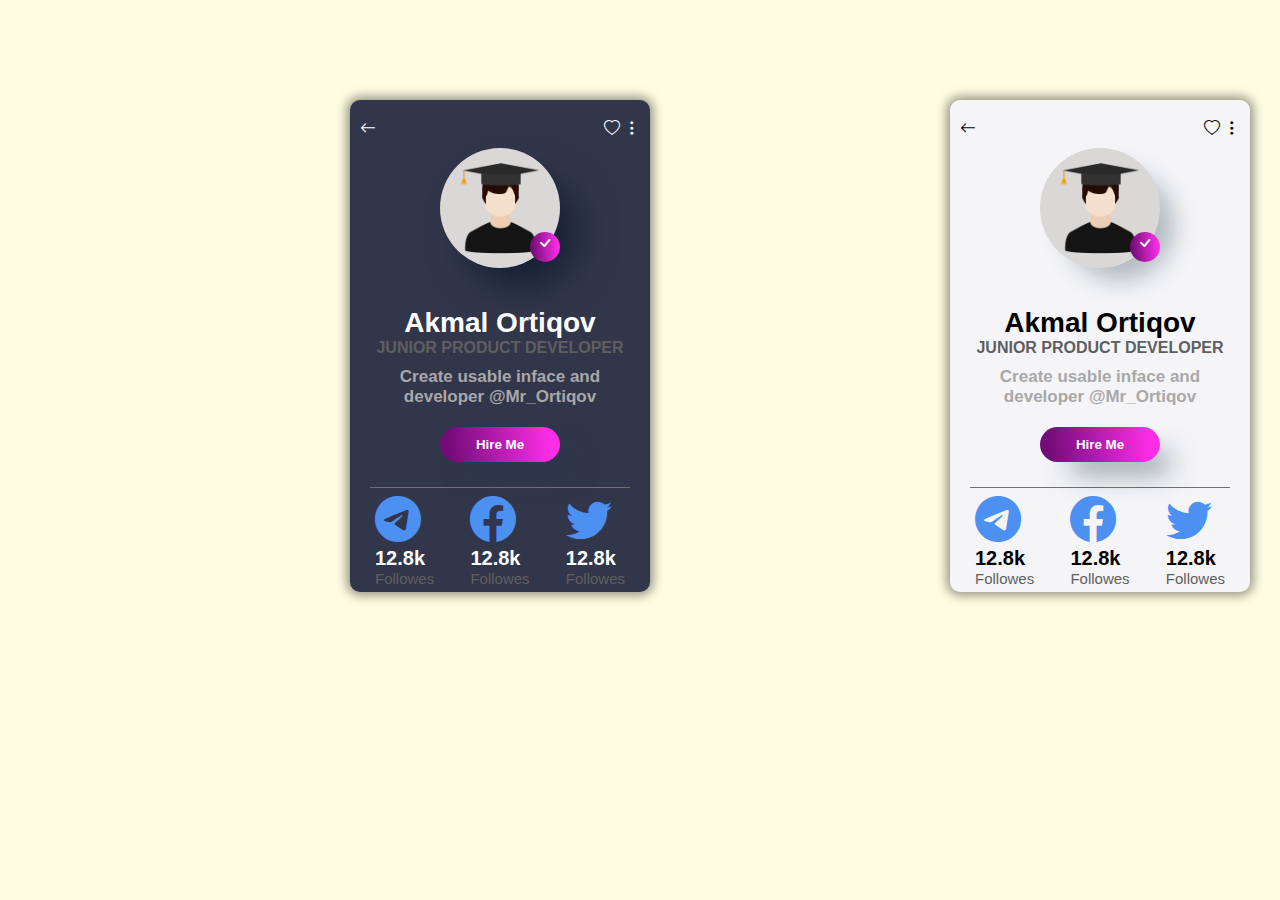
<file: 1.--Data-- Html and css/8ish/index.html>
<!DOCTYPE html>
<html lang="en">

<head>
    <meta charset="UTF-8">
    <meta http-equiv="X-UA-Compatible" content="IE=edge">
    <meta name="viewport" content="width=device-width, initial-scale=1.0">
    <title>Homework</title>
    <link rel="stylesheet" href="style.css">
    <link rel="stylesheet" href="https://cdn.jsdelivr.net/npm/bootstrap-icons@1.10.2/font/bootstrap-icons.css">
    <link rel="shortcut icon" href="./—Pngtree—male student icon_3728104.png" type="image/x-icon">
</head>

<body>

    <aside>
        <div class="box1">
            <div class="icons">
                <div class="icon-one">
                    <i class="bi bi-arrow-left"></i>
                </div>
                <div class="icon-two">
                    <i class="bi bi-heart"></i>
                    <i class="bi bi-three-dots-vertical"></i>

                </div>
            </div>
            <main>
                <img class="img-back" src="./—Pngtree—male student icon_3728104.png" alt="">
                <div class="done-icon">
                    <i class="bi bi-check"></i>
                </div>


                <h1 class="title-one">
                    Akmal Ortiqov
                </h1>
                <p class="text-one">JUNIOR PRODUCT DEVELOPER</p>
                <p class="text-two">
                    Create usable inface and <br>
                    developer @Mr_Ortiqov
                </p>
                <button>Hire Me</button>
            </main>
            <div class="line-one"></div>

            <div class="box-liner">
                <div class="box-one">
                    <i  class="bi bi-telegram"></i>
                    <p class="text-box1">12.8k</p>
                    <p class="title-box1">Followes</p>
                </div>
                <div class="box-two">
                    <i class="bi bi-facebook"></i>
                    <p class="text-box2">12.8k</p>
                    <p class="title-box2">Followes</p>
                </div>
                <div class="box-free">
                    <i class="bi bi-twitter"></i>
                    <p class="text-box3">12.8k</p>
                    <p class="title-box3">Followes</p>
                </div>
            </div>

        </div>
    </aside>

    <aside>
        <div class="box2">
            <div class="icons-black">
                <div class="icon-one">
                    <i class="bi bi-arrow-left"></i>
                </div>
                <div class="icon-two">
                    <i class="bi bi-heart"></i>
                    <i class="bi bi-three-dots-vertical"></i>

                </div>
            </div>
            <main>
                <img class="img-back1" src="./—Pngtree—male student icon_3728104.png" alt="">
                <div class="done-icon">
                    <i class="bi bi-check"></i>
                </div>


                <h1 class="title-two">
                    Akmal Ortiqov
                </h1>
                <p class="text-one">JUNIOR PRODUCT DEVELOPER</p>
                <p class="text-two">
                    Create usable inface and <br>
                    developer @Mr_Ortiqov
                </p>
                <button>Hire Me</button>
            </main>
            <div class="line-one"></div>

            <div class="box-liner">
                <div class="box-one">
                    <i  class="bi bi-telegram"></i>
                    <p class="text-box4">12.8k</p>
                    <p class="title-box1">Followes</p>
                </div>
                <div class="box-two">
                    <i class="bi bi-facebook"></i>
                    <p class="text-box5">12.8k</p>
                    <p class="title-box2">Followes</p>
                </div>
                <div class="box-free">
                    <i class="bi bi-twitter"></i>
                    <p class="text-box6">12.8k</p>
                    <p class="title-box3">Followes</p>
                </div>
            </div>
    

        </div>
    </aside>

</body>

</html>
</file>
<file: 1.--Data-- Html and css/8ish/style.css>
body {
    box-sizing: border-box;
    margin: 0;
    padding: 0;
    background-color: rgb(253, 253, 226);
    display: flex;
    align-self: center;
    background-image: url('https://cutewallpaper.org/23/abstract-purple-blue-wallpaper/270017730.jpg');
    background-size: cover;
    font-family: 'Segoe UI', Tahoma, Geneva, Verdana, sans-serif;
    align-items: center;
}

.box1 {
    background-color: rgb(50, 54, 75);
    width: 300px;
    height: avto;
    margin: 100px 0 0 350px;
    border-radius: 10px;
    box-shadow: 0px 0px 11px 3px rgba(0, 0, 0, 0.44);
}

.box1:hover{
    transform: translateY(-10px);
    transition:all 1s ease ;
    box-shadow: 0px 15px 27px 6px rgba(34, 60, 80, 0.33);
}

.box2:hover{
    transform: translateY(-10px);
    transition:all 1s ease ;
    box-shadow: 0px 15px 27px 6px rgba(34, 60, 80, 0.33);
}


.icons {
    display: flex;
    justify-content: space-between;
    padding: 10px;
    color: white;
    font-weight: 600;
    padding-top: 20px;
}

.icon-two {
    margin-left: 5px;
}

main {
    text-align: center;

}

.img-back {
    position: relative;
    width: 120px;
    border-radius: 50%;
    background-color: rgb(218, 215, 215);
    box-shadow: 22px 24px 38px -5px rgba(18, 31, 50, 0.964);
}

.done-icon {
    background: rgb(115, 12, 120);
    background: linear-gradient(85deg, rgba(115, 12, 120, 1) 8%, rgba(252, 45, 230, 1) 91%);
    border-radius: 60px;
    width: 30px;
    height: 30px;
    position: relative;
    top: -40px;
    left: 180px;
}

.bi-check {
    color: #ffffff;
    font-size: 20px;
    font-weight: 400;
    align-items: flex-end;

}

.title-one {
    margin: 0;
    color: #ffffff;
    font-size: 28px;
    margin-top: 5px;
}

.text-one {
    margin: 0;
    font-weight: 700;
    color: rgb(95, 95, 95);
}

.text-two {
    margin: 0;
    margin-top: 10px;
    font-weight: 600;
    color: rgb(168, 168, 168);
    font-size: 17px;
    margin-bottom: 10PX;
}

button {
    padding: 0px;
    background: rgb(115, 12, 120);
    background: linear-gradient(85deg, rgba(115, 12, 120, 1) 8%, rgba(252, 45, 230, 1) 91%);
    border: none;
    width: 120px;
    height: 35px;
    border-radius: 20px;
    color: #ffffff;
    font-weight: 600;
    margin: 20PX;
    text-align: center;
    box-shadow: 20px 18px 28px -10px rgba(34, 60, 80, 0.7);
    margin: 10px;
}

button:active{
    transform: scale(0.9) rotate(-10deg);
    transition: all 1s ease;
}

.line-one {
    width: 260px;
    height: 1px;
    background-color: #717171;
    margin: 15px 0 0 20px;
}

.box-liner {
    display: flex;
    justify-content: space-between;
    padding: 5px 25px;
}

.bi-telegram {
    color: rgb(76, 145, 241);
    font-size: 46px;


}

.text-box1 {
    font-weight: 600;
    font-size: 20PX;
    margin: 0;
    color: #ffffff;
}

.title-box1 {
    font-size: 15px;
    color: #605f5f;
    margin: 0;
    font-weight: 500;
}

.bi-facebook {
    color: rgb(76, 145, 241);
    font-size: 46px;


}

.text-box2 {
    font-weight: 600;
    font-size: 20PX;
    margin: 0;
    color: #ffffff;
}

.title-box2 {
    font-size: 15px;
    color: #605f5f;
    margin: 0;
    font-weight: 500;
}

.bi-twitter {
    color: rgb(76, 145, 241);
    font-size: 46px;


}

.text-box3 {
    font-weight: 600;
    font-size: 20PX;
    margin: 0;
    color: #ffffff;
}

.title-box3 {
    font-size: 15px;
    color: #605f5f;
    margin: 0;
    font-weight: 500;
}

.box2 {
    background-color: rgb(245, 245, 248);
    width: 300px;
    height: avto;
    margin: 100px 0 0 300px;
    border-radius: 10px;
    box-shadow: 0px 0px 11px 3px rgba(0, 0, 0, 0.44);
}

.icons-black {
    display: flex;
    justify-content: space-between;
    padding: 10px;
    color: rgb(0, 0, 0);
    font-weight: 600;
    padding-top: 20px;
}

.title-two {
    margin: 0;
    color: #000000;
    font-size: 28px;
    margin-top: 5px;
}

.text-box4 {
    font-weight: 600;
    font-size: 20PX;
    margin: 0;
    color: #000000;
}

.text-box5 {
    font-weight: 600;
    font-size: 20PX;
    margin: 0;
    color: #000000;
}

.text-box6 {
    font-weight: 600;
    font-size: 20PX;
    margin: 0;
    color: #000000;
}

.img-back1 {
    position: relative;
    width: 120px;
    border-radius: 50%;
    background-color: rgb(218, 215, 215);
    box-shadow: 20px 18px 24px -6px rgba(34, 60, 80, 0.33);
}
</file>
